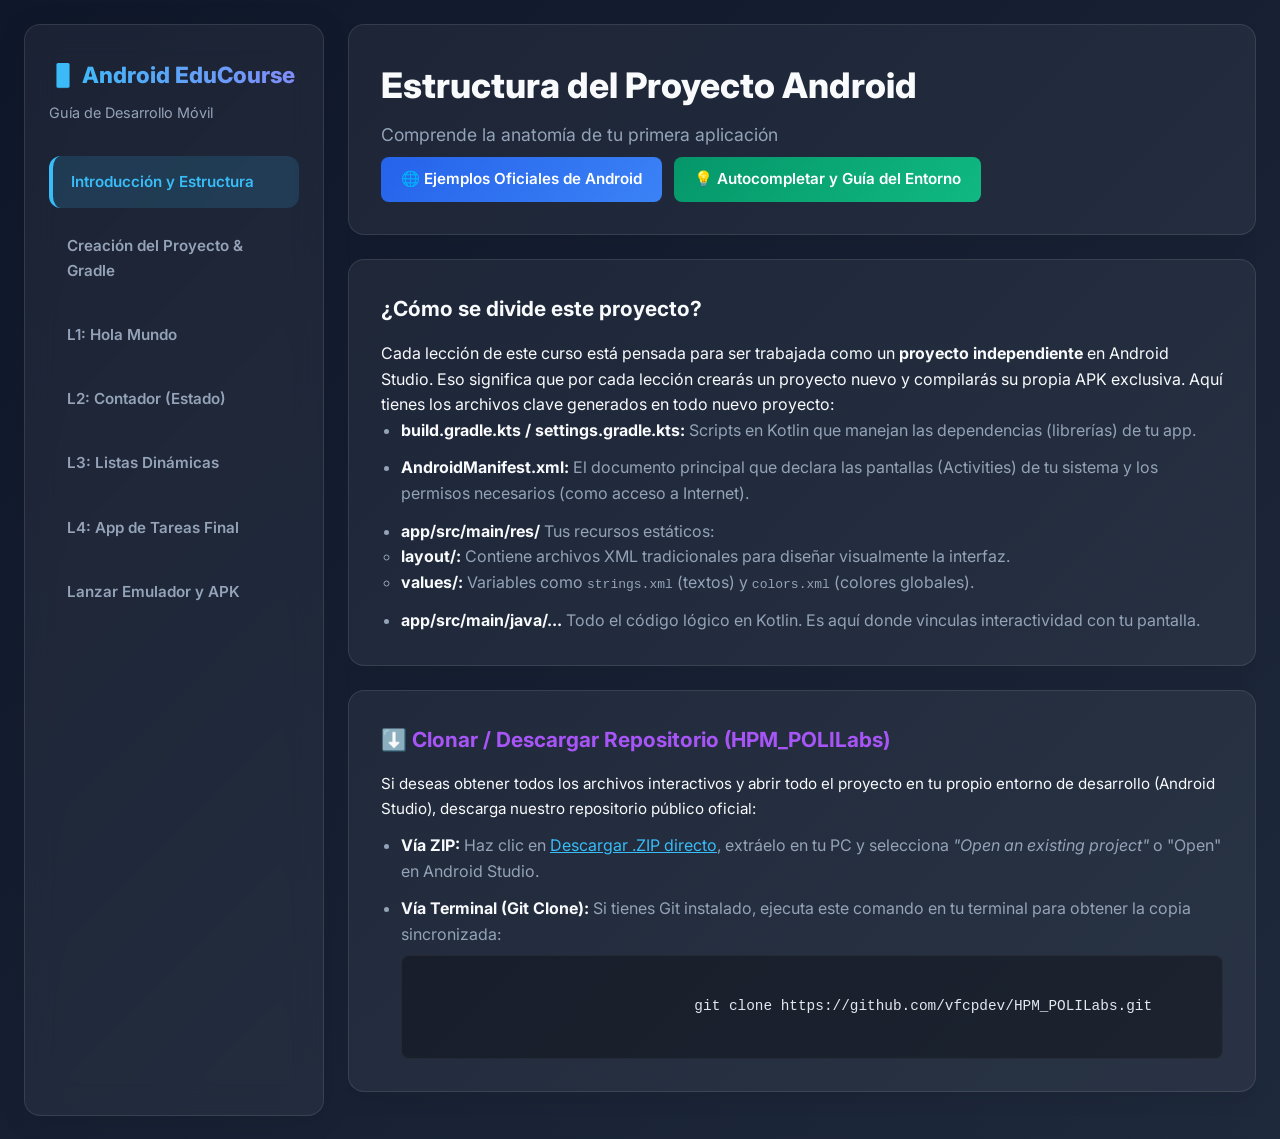
<file: WebGuide/index.html>
<!DOCTYPE html>
<html lang="es">
<head>
    <meta charset="UTF-8">
    <meta name="viewport" content="width=device-width, initial-scale=1.0">
    <title>Android EduCourse: Guía Paso a Paso</title>
    <!-- Modern Typography: Inter -->
    <link href="https://fonts.googleapis.com/css2?family=Inter:wght@300;400;600;800&display=swap" rel="stylesheet">
    <style>
/* Base Reset & Variables */
:root {
    --bg-gradient-1: #0f172a;
    --bg-gradient-2: #1e293b;
    --text-primary: #f8fafc;
    --text-secondary: #94a3b8;
    --accent-glow: rgba(56, 189, 248, 0.4);
    --xml-color: #ef4444; /* Rojo para XML tradicional */
    --compose-color: #10b981; /* Verde para Compose Moderno */
    --glass-bg: rgba(255, 255, 255, 0.05);
    --glass-border: rgba(255, 255, 255, 0.1);
}

* {
    box-sizing: border-box;
    margin: 0;
    padding: 0;
}

body {
    font-family: 'Inter', sans-serif;
    color: var(--text-primary);
    background: linear-gradient(135deg, var(--bg-gradient-1), var(--bg-gradient-2));
    min-height: 100vh;
    overflow-x: hidden;
    line-height: 1.6;
}

/* Glassmorphism Utilities */
.glass-panel {
    background: var(--glass-bg);
    backdrop-filter: blur(16px);
    -webkit-backdrop-filter: blur(16px);
    border: 1px solid var(--glass-border);
    border-radius: 16px;
    box-shadow: 0 4px 30px rgba(0, 0, 0, 0.1);
}

/* Layout */
.app-container {
    display: flex;
    min-height: 100vh;
    padding: 24px;
    gap: 24px;
}

/* Sidebar */
.sidebar {
    width: 300px;
    flex-shrink: 0;
    padding: 32px 24px;
    display: flex;
    flex-direction: column;
    gap: 32px;
}

.sidebar-header h2 {
    font-size: 1.4rem;
    font-weight: 800;
    margin-bottom: 8px;
    background: linear-gradient(to right, #38bdf8, #818cf8);
    background-clip: text;
    -webkit-background-clip: text;
    color: transparent;
    -webkit-text-fill-color: transparent;
}

.sidebar-header p {
    font-size: 0.9rem;
    color: var(--text-secondary);
}

.nav-links {
    list-style: none;
    display: flex;
    flex-direction: column;
    gap: 12px;
}

.nav-item {
    padding: 14px 18px;
    border-radius: 12px;
    cursor: pointer;
    transition: all 0.3s cubic-bezier(0.4, 0, 0.2, 1);
    color: var(--text-secondary);
    font-weight: 600;
    font-size: 0.95rem;
}

.nav-item:hover {
    background: rgba(255, 255, 255, 0.08);
    color: var(--text-primary);
    transform: translateX(5px);
}

.nav-item.active {
    background: rgba(56, 189, 248, 0.15);
    color: #38bdf8;
    border-left: 4px solid #38bdf8;
}

/* Main Content Area */
.content-area {
    flex-grow: 1;
    display: flex;
    flex-direction: column;
    overflow-y: auto;
    position: relative;
}

.lesson-section {
    width: 100%;
    max-width: none; /* Expandir a todo el espacio disponible */
}

.lesson-section.hidden {
    display: none;
}

.section-header {
    padding: 32px;
    margin-bottom: 24px;
}

.section-header h1 {
    font-size: 2.2rem;
    font-weight: 800;
    margin-bottom: 8px;
}

.section-header p {
    color: var(--text-secondary);
    font-size: 1.1rem;
}

/* Cards & Content */
.card {
    padding: 32px;
    margin-bottom: 24px;
    transition: transform 0.3s ease;
}

.card:hover {
    transform: translateY(-2px);
    box-shadow: 0 8px 30px rgba(0, 0, 0, 0.2);
}

.card h3 {
    margin-bottom: 16px;
    font-size: 1.3rem;
}

.feature-list {
    margin-left: 20px;
    display: flex;
    flex-direction: column;
    gap: 12px;
}

.feature-list li {
    color: var(--text-secondary);
}

.feature-list strong {
    color: var(--text-primary);
}

/* Dual View Panel (XML vs Compose) */
.dual-view {
    display: flex;
    gap: 24px;
    align-items: stretch;
}

.dual-view .column {
    flex: 1;
    display: flex;
    flex-direction: column;
}

.separator {
    display: flex;
    align-items: center;
    justify-content: center;
    font-weight: 800;
    color: var(--text-secondary);
    padding: 0 16px;
    position: relative;
    font-size: 0.9rem;
}

.separator::before, .separator::after {
    content: '';
    position: absolute;
    width: 2px;
    height: 40%;
    background: var(--glass-border);
    left: 50%;
    transform: translateX(-50%);
}

.separator::before { top: 0; }
.separator::after { bottom: 0; }

.xml-title {
    color: var(--xml-color);
    border-bottom: 2px solid rgba(239, 68, 68, 0.3);
    padding-bottom: 8px;
}

.compose-title {
    color: var(--compose-color);
    border-bottom: 2px solid rgba(16, 185, 129, 0.3);
    padding-bottom: 8px;
}

/* Code Blocks */
.code-block {
    background: rgba(0, 0, 0, 0.3);
    padding: 16px;
    border-radius: 8px;
    font-family: monospace;
    font-size: 0.9rem;
    margin-top: 16px;
    border: 1px solid rgba(255, 255, 255, 0.05);
    flex-grow: 1;
    overflow-x: auto;
    white-space: pre-wrap;
    word-wrap: break-word;
}

.code-block .comment {
    color: #6b7280;
    font-style: italic;
}

.code-block code {
    color: #e2e8f0;
}

/* Animations */
.fade-in {
    animation: fadeIn 0.5s ease forwards;
}

@keyframes fadeIn {
    from {
        opacity: 0;
        transform: translateY(10px);
    }
    to {
        opacity: 1;
        transform: translateY(0);
    }
}

/* File Paths and Links */
.file-path {
    font-size: 0.8rem;
    color: #38bdf8;
    background: rgba(56, 189, 248, 0.1);
    padding: 6px 12px;
    border-radius: 6px 6px 0 0;
    margin-top: 16px;
    margin-bottom: -16px; /* Para empalmar con la code-block */
    display: inline-block;
    border: 1px solid rgba(56, 189, 248, 0.2);
    border-bottom: none;
    font-family: monospace;
    position: relative;
    z-index: 10;
}

.hero-link {
    display: inline-flex;
    align-items: center;
    gap: 8px;
    background: linear-gradient(135deg, #2563eb, #3b82f6);
    color: white;
    padding: 10px 20px;
    border-radius: 8px;
    text-decoration: none;
    font-weight: 600;
    margin-top: 12px;
    transition: transform 0.2s, box-shadow 0.2s;
    font-size: 0.95rem;
}

.hero-link:hover {
    transform: translateY(-2px);
    box-shadow: 0 4px 15px rgba(59, 130, 246, 0.4);
    color: white;
}

/* Responsiveness */
@media (max-width: 900px) {
    .app-container {
        flex-direction: column;
    }
    .sidebar {
        width: 100%;
        padding: 20px;
    }
    .dual-view {
        flex-direction: column;
    }
    .separator {
        padding: 24px 0;
    }
    .separator::before, .separator::after {
        width: 40%;
        height: 2px;
        top: 50%;
        left: unset;
        transform: translateY(-50%);
    }
    .separator::before { left: 0; }
    .separator::after { right: 0; }
}
    </style>
</head>
<body>
    <div class="app-container">
        <!-- Sidebar Navigation -->
        <nav class="sidebar glass-panel">
            <div class="sidebar-header">
                <h2>📱 Android EduCourse</h2>
                <p>Guía de Desarrollo Móvil</p>
            </div>
            <ul class="nav-links" id="navList">
                <li class="nav-item active" data-target="intro">Introducción y Estructura</li>
                <li class="nav-item" data-target="setup">Creación del Proyecto & Gradle</li>
                <li class="nav-item" data-target="lesson1">L1: Hola Mundo</li>
                <li class="nav-item" data-target="lesson2">L2: Contador (Estado)</li>
                <li class="nav-item" data-target="lesson3">L3: Listas Dinámicas</li>
                <li class="nav-item" data-target="lesson4">L4: App de Tareas Final</li>
                <li class="nav-item" data-target="run">Lanzar Emulador y APK</li>
            </ul>
        </nav>

        <!-- Main Content Area -->
        <main class="content-area">
            
            <!-- Section: Intro -->
            <section id="intro" class="lesson-section active-section fade-in">
                <header class="section-header glass-panel" style="display: flex; flex-direction: column; align-items: flex-start;">
                    <h1>Estructura del Proyecto Android</h1>
                    <p>Comprende la anatomía de tu primera aplicación</p>
                    <div style="display: flex; gap: 12px; flex-wrap: wrap; margin-top: 8px;">
                        <a href="https://developer.android.com/samples?hl=es-419" target="_blank" class="hero-link" style="margin-top: 0;">
                            🌐 Ejemplos Oficiales de Android
                        </a>
                        <a href="https://developer.android.com/studio/intro?hl=es-419#code_completion" target="_blank" class="hero-link" style="background: linear-gradient(135deg, #059669, #10b981); margin-top: 0;">
                            💡 Autocompletar y Guía del Entorno
                        </a>
                    </div>
                </header>
                <div class="card glass-panel">
                    <h3>¿Cómo se divide este proyecto?</h3>
                    <p>Cada lección de este curso está pensada para ser trabajada como un <strong>proyecto independiente</strong> en Android Studio. Eso significa que por cada lección crearás un proyecto nuevo y compilarás su propia APK exclusiva. Aquí tienes los archivos clave generados en todo nuevo proyecto:</p>
                    <ul class="feature-list">
                        <li><strong>build.gradle.kts / settings.gradle.kts:</strong> Scripts en Kotlin que manejan las dependencias (librerías) de tu app.</li>
                        <li><strong>AndroidManifest.xml:</strong> El documento principal que declara las pantallas (Activities) de tu sistema y los permisos necesarios (como acceso a Internet).</li>
                        <li><strong>app/src/main/res/</strong> Tus recursos estáticos:
                            <ul>
                                <li><strong>layout/:</strong> Contiene archivos XML tradicionales para diseñar visualmente la interfaz.</li>
                                <li><strong>values/:</strong> Variables como <code>strings.xml</code> (textos) y <code>colors.xml</code> (colores globales).</li>
                            </ul>
                        </li>
                        <li><strong>app/src/main/java/...</strong> Todo el código lógico en Kotlin. Es aquí donde vinculas interactividad con tu pantalla.</li>
                    </ul>
                </div>

                <div class="card glass-panel" style="margin-top: 24px;">
                    <h3 style="color: #a855f7;">⬇️ Clonar / Descargar Repositorio (HPM_POLILabs)</h3>
                    <p style="margin-bottom: 12px; font-size: 0.95rem;">Si deseas obtener todos los archivos interactivos y abrir todo el proyecto en tu propio entorno de desarrollo (Android Studio), descarga nuestro repositorio público oficial:</p>
                    <ul class="feature-list">
                        <li><strong>Vía ZIP:</strong> Haz clic en <a href="https://github.com/vfcpdev/HPM_POLILabs/archive/refs/heads/main.zip" target="_blank" style="color:#38bdf8; text-decoration: underline;">Descargar .ZIP directo</a>, extráelo en tu PC y selecciona <em>"Open an existing project"</em> o "Open" en Android Studio.</li>
                        <li><strong>Vía Terminal (Git Clone):</strong> Si tienes Git instalado, ejecuta este comando en tu terminal para obtener la copia sincronizada:
                            <div class="code-block" style="margin-top: 8px;">
                                <code>git clone https://github.com/vfcpdev/HPM_POLILabs.git</code>
                            </div>
                        </li>
                    </ul>
                </div>
            </section>

            <!-- Section: Setup & Gradle -->
            <section id="setup" class="lesson-section hidden">
                <header class="section-header glass-panel">
                    <h1>Creación del Proyecto</h1>
                    <p>Criterios en Android Studio y Solución de problemas de Gradle</p>
                </header>
                <div class="card glass-panel" style="margin-bottom: 24px;">
                    <h3 style="color: #38bdf8;">🛠️ Pasos para crear un Proyecto desde Cero</h3>
                    <ul class="feature-list">
                        <li>Abre Android Studio y selecciona <strong>"New Project"</strong>.</li>
                        <li><strong>Elegir Plantilla:</strong> Para usar Jetpack Compose nativo, elige <em>"Empty Activity"</em>. Para empezar con XML tradicional sin código "molesto" generado de Jetpack, selecciona <em>"Empty Views Activity"</em>.</li>
                        <li><strong>Nombre y Paquete:</strong> Asigna un título a tu app y un "Package Name" o identificador único reverso (ej: <code>com.tuempresa.miapp</code>). Define su identidad mundial.</li>
                        <li><strong>Minimum SDK (Nivel de API Mínimo):</strong> Recomendamos escoger "API 24: Android 7.0" para alcanzar el ~95% del mercado de teléfonos actuales gozando de las modernidades de las librerías al mismo tiempo.</li>
                        <li><strong>Lenguaje:</strong> Siempre selecciona <strong>Kotlin</strong> (Java ya fue desplazado para este tipo de apps modernas) y haz click en "Finish".</li>
                    </ul>
                </div>
                
                <div class="card glass-panel" style="border-left: 4px solid #ef4444;">
                    <h3 style="color: #ef4444;">⚠️ Problemas Comunes y Frustrantes con Gradle</h3>
                    <p style="margin-bottom: 12px; font-size: 0.95rem;">Gradle es la máquina que empaqueta las piezas, descarga el código de terceros y compila tu app. Cuando Gradle da un error "Sync Failed", aplica estos criterios:</p>
                    <ul class="feature-list">
                        <li><strong>Conflictos por Falta de Sincronización:</strong> Si acabas de editar los archivos <code>build.gradle.kts</code>, presiona siempre el botón en la barra superior llamado <em>"Sync Project with Gradle Files"</em> (Ícono del elefante) antes de intentar correr la app.</li>
                        <li><strong>Caché Corrupta de Android Studio (Bug de "Todo en Rojo"):</strong> A veces Android Studio se vuelve loco y marca toda tu sintaxis correcta como errores de "Cannot Resolve Symbol". Arréglalo yendo a la barra de menú superior: <em>File > Invalidate Caches...</em> y seleccionando <strong>"Invalidate and Restart"</strong>. Esto borrará índices corruptos con fuerza bruta y redibujará el entorno con éxito.</li>
                        <li><strong>JDK Incompatible ("Unsupported class file major version..."):</strong> Asegúrate que los ajustes del entorno coinciden con el JDK esperado. Ve a <em>File > Settings</em> (o Preferences en Mac) <em>> Build, Execution > Build Tools > Gradle</em> y asegúrate que "Gradle JDK" es la Versión 17 o superior.</li>
                        <li><strong>Paciencia:</strong> La primera vez que Android Studio crea un proyecto puede demorar varios minutos mientras descarga internet completo de repositorios Maven en segundo plano. Nunca modifiques el código si la barra inferior sigue mostrando una barra de carga diciendo "Gradle Syncing...".</li>
                    </ul>
                </div>
            </section>

            <!-- Section: Lesson 1 -->
            <section id="lesson1" class="lesson-section hidden">
                <header class="section-header glass-panel">
                    <h1>Lección 1: Hola Mundo</h1>
                    <p>Muestra tu primer texto en la pantalla, comprendiendo la diferencia de enfoques.</p>
                </header>
                <div style="background: rgba(0,0,0,0.2); border-left: 4px solid #38bdf8; padding: 16px; margin-bottom: 24px; border-radius: 8px;">
                    <strong>🎯 Paso 0: Crea el Proyecto.</strong> Abre Android Studio, da clic en <em>"New Project"</em>. Ponle de nombre "Leccion1_HolaMundo". Si generarás la vista tradicional elige <em>"Empty Views Activity"</em>, o elige <em>"Empty Activity"</em> para Jetpack Compose. Al ejecutarlo en el emulador, tendrás tu primera APK instalada de forma independiente.
                </div>
                <div class="card glass-panel dual-view">
                    <div class="column">
                        <h3 class="xml-title">Vista Tradicional (XML)</h3>
                        <p><strong>Paso 1:</strong> Interfaz Visual en XML.</p>
                        <div class="file-path">📁 app/src/main/res/layout/activity_lesson1.xml</div>
                        <div class="code-block" style="border-top-left-radius: 0;">
&lt;FrameLayout xmlns:android="..."&gt;
    &lt;TextView
        android:layout_width="wrap_content"
        android:layout_height="wrap_content"
        android:text="¡Hola Mundo!"
        android:textSize="32sp" /&gt;
&lt;/FrameLayout&gt;
                        </div>
                        <p style="margin-top: 16px;"><strong>Paso 2:</strong> Código Kotlin.</p>
                        <div class="file-path">📁 app/src/main/java/com/edu/android/lesson1/XmlHelloWorldActivity.kt</div>
                        <div class="code-block" style="border-top-left-radius: 0;">
<span class="comment">// Vinculamos el XML con la Pantalla</span>
override fun onCreate(savedInstanceState: Bundle?) {
    super.onCreate(savedInstanceState)
    setContentView(R.layout.activity_lesson1)
}
                        </div>
                    </div>
                    <div class="separator">VS</div>
                    <div class="column">
                        <h3 class="compose-title">Jetpack Compose</h3>
                        <p><strong>Paso único:</strong> Todo sucede en una declaración en el mismo idioma.</p>
                        <div class="file-path">📁 app/src/main/java/com/edu/android/lesson1/ComposeHelloWorldActivity.kt</div>
                        <div class="code-block" style="border-top-left-radius: 0;">
<span class="comment">// ¡No hay XML! Llamamos `setContent`</span>
override fun onCreate(savedInstanceState: Bundle?) {
    super.onCreate(savedInstanceState)
    setContent {
        Box(
            modifier = Modifier.fillMaxSize(), 
            contentAlignment = Alignment.Center
        ) {
            Text("¡Hola Mundo!", fontSize = 32.sp)
        }
    }
}
                        </div>
                    </div>
                </div>
            </section>

            <!-- Section: Lesson 2 -->
            <section id="lesson2" class="lesson-section hidden">
                <header class="section-header glass-panel">
                    <h1>Lección 2: Contador Interactivo</h1>
                    <p>Manejo de estados, clics de botones y actualizaciones de vista.</p>
                </header>
                <div style="background: rgba(0,0,0,0.2); border-left: 4px solid #38bdf8; padding: 16px; margin-bottom: 24px; border-radius: 8px;">
                    <strong>🎯 Paso 0: Nuevo Proyecto.</strong> Para esta lección, debes ir a <em>File > New Project</em> y nombrarlo "Leccion2_Contador". Sigue la misma dinámica y genera tu segunda y nueva APK independiente al compilar tu código.
                </div>
                <div class="card glass-panel dual-view">
                    <div class="column">
                        <h3 class="xml-title">Flujo Imperativo (XML)</h3>
                        <p><strong>Paso 1:</strong> Define las vistas.</p>
                        <div class="file-path">📁 app/src/main/res/layout/activity_lesson2.xml</div>
                        <div class="code-block" style="border-top-left-radius: 0;">
&lt;LinearLayout
    android:orientation="vertical" ...&gt;
    &lt;TextView android:id="@+id/tvCount" android:text="0" /&gt;
    &lt;Button android:id="@+id/btnClick" android:text="INCREMENTAR" /&gt;
&lt;/LinearLayout&gt;
                        </div>
                        <p style="margin-top: 16px;"><strong>Paso 2:</strong> Programamos el ID.</p>
                        <div class="file-path">📁 app/src/main/java/com/edu/android/lesson2/XmlCounterActivity.kt</div>
                        <div class="code-block" style="border-top-left-radius: 0;">
<span class="comment">// Usar variables mutativas</span>
private var count = 0
<br>
<span class="comment">// Referenciamos</span>
val tv = findViewById&lt;TextView&gt;(R.id.tvCount)
val btn = findViewById&lt;Button&gt;(R.id.btnClick)
<br>
<span class="comment">// Evento click</span>
btn.setOnClickListener {
    count++
    tv.text = count.toString() <span class="comment">// ACTUALIZACIÓN MANUAL</span>
}
                        </div>
                    </div>
                    <div class="separator">VS</div>
                    <div class="column">
                        <h3 class="compose-title">Flujo Declarativo (Compose)</h3>
                        <p><strong>Paso Único:</strong> Framework inteligente.</p>
                        <div class="file-path">📁 app/src/main/java/com/edu/android/lesson2/ComposeCounterActivity.kt</div>
                        <div class="code-block" style="border-top-left-radius: 0;">
@Composable
fun CounterScreen() {
    <span class="comment">// Estado Observable y Reactivo</span>
    var count by remember { mutableStateOf(0) }
<br>
    Column {
        Text(text = "$count") <span class="comment">// Se auto-repinta aquí</span>
<br>
        Button(onClick = { count++ }) {
            Text("INCREMENTAR")
        }
    }
}
                        </div>
                    </div>
                </div>
            </section>

            <!-- Section: Lesson 3 -->
            <section id="lesson3" class="lesson-section hidden">
                <header class="section-header glass-panel">
                    <h1>Lección 3: Listas Dinámicas</h1>
                    <p>El reto del rendimiento: Renderizar listas enormes sin acabar con la memoriaRAM.</p>
                </header>
                <div style="background: rgba(0,0,0,0.2); border-left: 4px solid #38bdf8; padding: 16px; margin-bottom: 24px; border-radius: 8px;">
                    <strong>🎯 Paso 0: Nuevo Proyecto.</strong> Nuevamente crea un proyecto desde cero ("Leccion3_Listas"). Practicarás la estructura base y generarás una APK limpia con este ejemplo particular de listas para aislar las funcionalidades.
                </div>
                <div class="card glass-panel dual-view">
                    <div class="column">
                        <h3 class="xml-title">RecyclerView (XML)</h3>
                        <p>Su implementación es ardua. Requiere el layout de la Fila Externa y luego asociarlo al Adapter de la lista.</p>
                        <div class="file-path">📁 app/src/main/res/layout/item_row.xml</div>
                        <div class="code-block" style="border-top-left-radius: 0; padding-top: 12px; padding-bottom: 12px;">
&lt;TextView android:id="@+id/tvRowText" /&gt;
                        </div>
                        <div class="file-path" style="margin-top: 8px;">📁 app/src/main/java/com/edu/android/lesson3/MyAdapter.kt</div>
                        <div class="code-block" style="border-top-left-radius: 0;">
class MyAdapter(val items: List&lt;String&gt;) :
  RecyclerView.Adapter&lt;ViewHolder&gt;() {
<br>
  override fun onCreateViewHolder(...) {
     <span class="comment">// Inflar "item_row.xml"</span>
  }
<br>
  override fun onBindViewHolder(...) {
     <span class="comment">// Asignar a la fila el text items[position] </span>
  }
}
                        </div>
                    </div>
                    <div class="separator">VS</div>
                    <div class="column">
                        <h3 class="compose-title">LazyColumn (Compose)</h3>
                        <p>No existen Adapters ni ViewHolders.</p>
                        <div class="file-path">📁 app/src/main/java/com/edu/android/lesson3/ComposeListActivity.kt</div>
                        <div class="code-block" style="border-top-left-radius: 0;">
@Composable
fun MiListaGenial(elementos: List&lt;String&gt;) {
    
    <span class="comment">// Equivale a un RecyclerView optimizado</span>
    LazyColumn {
        
        <span class="comment">// Itera mágicamente</span>
        items(elementos) { nombre ->
            <span class="comment">// CELDA (Fila) declarativa</span>
            Text("Elemento: $nombre", modifier = Modifier.padding(16.dp))
        }
        
    }
}
                        </div>
                    </div>
                </div>
            </section>

            <!-- Section: Lesson 4 -->
            <section id="lesson4" class="lesson-section hidden">
                <header class="section-header glass-panel">
                    <h1>Lección 4: App Funcional (To-Do List)</h1>
                    <p>Unimos Estado, Entradas de Texto y Listas para crear una aplicación de Notas / Tareas.</p>
                </header>
                <div style="background: rgba(0,0,0,0.2); border-left: 4px solid #38bdf8; padding: 16px; margin-bottom: 24px; border-radius: 8px;">
                    <strong>🎯 Paso 0: Proyecto Final.</strong> Inicia tu cuarto y último proyecto independiente ("Leccion4_Tareas"). Compila y genera el APK final de esta lección para tener una App de Tareas real independiente instalada en tu equipo físico.
                </div>
                <div class="card glass-panel dual-view">
                    <div class="column">
                        <h3 class="xml-title">Construcción Lógica (XML)</h3>
                        <div class="file-path">📁 app/src/main/java/com/edu/android/lesson4/XmlTodoActivity.kt</div>
                        <div class="code-block" style="border-top-left-radius: 0;">
val misDatos = mutableListOf&lt;String&gt;()
val adapter = MyAdapter(misDatos)
<br>
val field = findViewById&lt;EditText&gt;(R.id.etInput)
val btn = findViewById&lt;Button&gt;(R.id.btnSave)
val recycler = findViewById&lt;RecyclerView&gt;(R.id.rvTasks)
<br>
recycler.adapter = adapter
<br>
btn.setOnClickListener {
    val newT = field.text.toString()
    misDatos.add(newT)
    <span class="comment">// FUNDAMENTAL: Informar a Android del cambio:</span>
    adapter.notifyItemInserted(misDatos.size - 1)
}
                        </div>
                    </div>
                    <div class="separator">VS</div>
                    <div class="column">
                        <h3 class="compose-title">Construcción Reactiva (Compose)</h3>
                        <div class="file-path">📁 app/src/main/java/com/edu/android/lesson4/ComposeTodoActivity.kt</div>
                        <div class="code-block" style="border-top-left-radius: 0;">
@Composable
fun TodoScreen() {
    <span class="comment">// Lista Activa observable</span>
    val tasks = remember { mutableStateListOf&lt;String&gt;() }
    var input by remember { mutableStateOf("") }
<br>
    Column {
      <span class="comment">// Entrada Texto</span>
      OutlinedTextField(
          value = input,
          onValueChange = { input = it } 
      )
      Button(onClick = { tasks.add(input); input = "" }) {
          Text("Guardar Tarea")
      }
<br>
      <span class="comment">// La magia: Recompone lista sola al mutar `tasks`</span>
      LazyColumn { items(tasks) { Text(it) } }
    }
}
                        </div>
                    </div>
                </div>
            </section>

            <!-- Section: Run & APK -->
            <section id="run" class="lesson-section hidden">
                <header class="section-header glass-panel">
                    <h1>Configuración Final</h1>
                    <p>Cómo probar tu App y compartirla con el mundo</p>
                </header>

                <div class="card glass-panel">
                    <h3>🚀 Pasos para lanzar el Emulador</h3>
                    <ul class="feature-list" style="margin-bottom: 24px;">
                        <li><strong>Requisitos:</strong> Asegúrate de instalar "Android Emulator" desde el SDK Manager de Android Studio.</li>
                        <li>Ve al <strong>Device Manager</strong> (ícono de teléfono en la barra lateral derecha o superior).</li>
                        <li>Haz clic en <strong>Create Device</strong>, selecciona un modelo de teléfono (por ejemplo, Pixel 8) y descarga una imagen de sistema (recomendado: API 34+).</li>
                        <li>Una vez creado, selecciona el dispositivo en la barra superior junto al botón verde de "Run/Play".</li>
                        <li>Haz clic en el <strong>botón verde Play (Run 'app')</strong>. Android Studio compilará el proyecto instalando la aplicación automáticamente en el emulador.</li>
                    </ul>

                    <h3>📦 Pasos para generar la APK (Instalable física)</h3>
                    <ul class="feature-list">
                        <li><strong>Opción Rápida (Debug APK):</strong> Ideal para probar en tu teléfono personal.
                            <br>➡ Ve al menú superior: <em>Build &gt; Build Bundle(s) / APK(s) &gt; Build APK(s)</em>.
                            <br>➡ Al finalizar, Android Studio mostrará un mensaje. Haz clic en <em>"locate"</em> para abrir la carpeta donde está el archivo <code>app-debug.apk</code>. Pasa ese archivo a tu teléfono.
                        </li>
                        <li><strong>Opción Final (Release Signed APK):</strong> Para publicar en tiendas oficiales.
                            <br>➡ Ve al menú superior: <em>Build &gt; Generate Signed Bundle / APK</em>.
                            <br>➡ Elige <em>APK</em>, crea un <strong>Key Store Path</strong> nuevo, establece contraseñas.
                            <br>➡ Selecciona la variante <code>release</code> y dale a Finish.
                        </li>
                    </ul>

                    <h3 style="margin-top: 24px; color: #f59e0b;">📥 Descargar Aplicación Compilada</h3>
                    <p style="margin-bottom: 12px; font-size: 0.95rem;">Nota: Para que este botón funcione, primero debes utilizar la "Opción Rápida" mencionada arriba en tu Android Studio para compilar. Este botón buscará el APK compilado generado localmente combinando todas las lecciones integradas (XML y Compose) en base al <code>MainActivity</code>.</p>
                    <a href="../app/build/outputs/apk/debug/app-debug.apk" download class="hero-link" style="background: linear-gradient(135deg, #fbbf24, #f59e0b); color: #111;">
                        ⬇️ Descargar APK del Proyecto
                    </a>
                </div>
            </section>

        </main>
    </div>

    <script>
document.addEventListener('DOMContentLoaded', () => {
    
    const navItems = document.querySelectorAll('.nav-item');
    const sections = document.querySelectorAll('.lesson-section');

    navItems.forEach(item => {
        item.addEventListener('click', () => {
            // 1. Quitar selección activa de todos los links
            navItems.forEach(nav => nav.classList.remove('active'));
            
            // 2. Activar el link presionado
            item.classList.add('active');

            // 3. Obtener el ID de la pletina objetivo ("target")
            const targetId = item.getAttribute('data-target');

            // 4. Ocultar todas las secciones simulando un SPA modernito
            sections.forEach(section => {
                section.classList.add('hidden');
                section.classList.remove('fade-in');
            });

            // 5. Mostrar la pletina correspondiente e inyectar animación
            const targetSection = document.getElementById(targetId);
            if (targetSection) {
                targetSection.classList.remove('hidden');
                
                // Forzar repintado para reiniciar animación (Truco de CSS)
                void targetSection.offsetWidth;
                
                targetSection.classList.add('fade-in');
            }
        });
    });
});
    </script>
</body>
</html>
</file>
